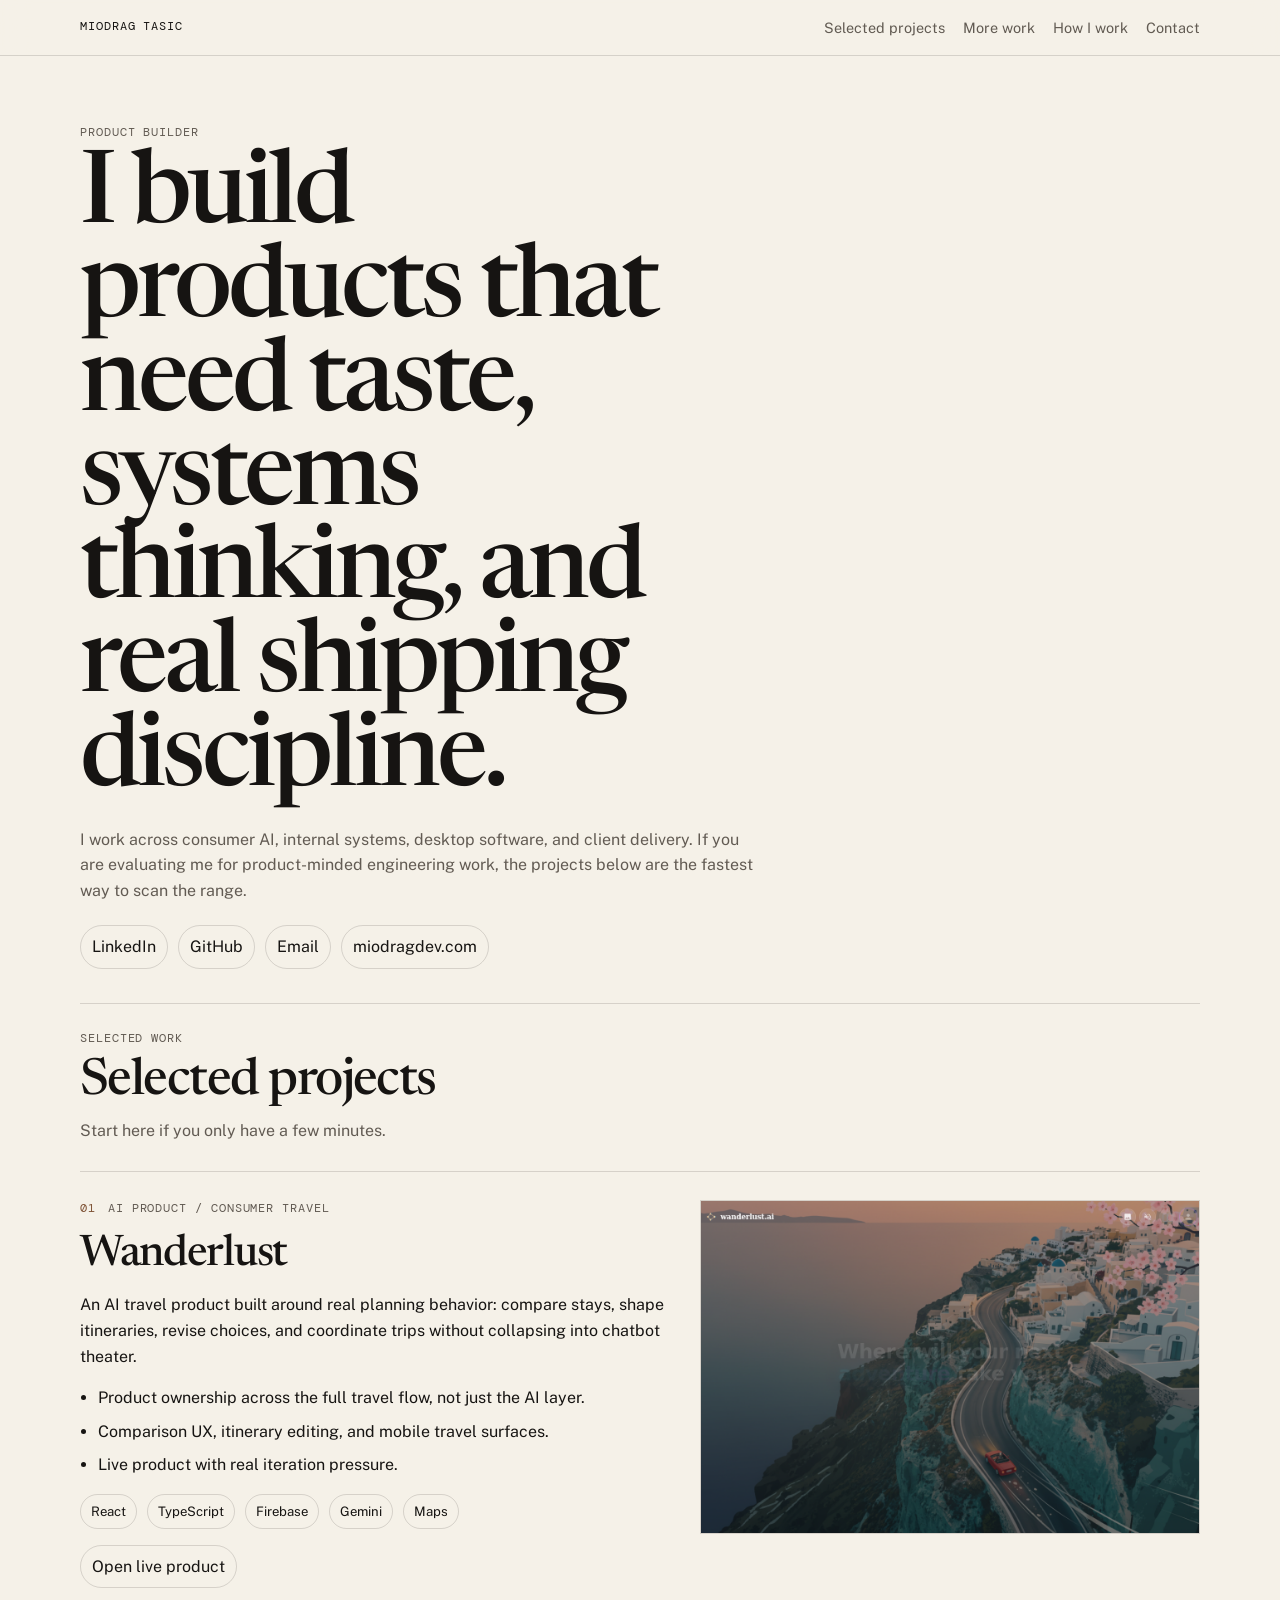
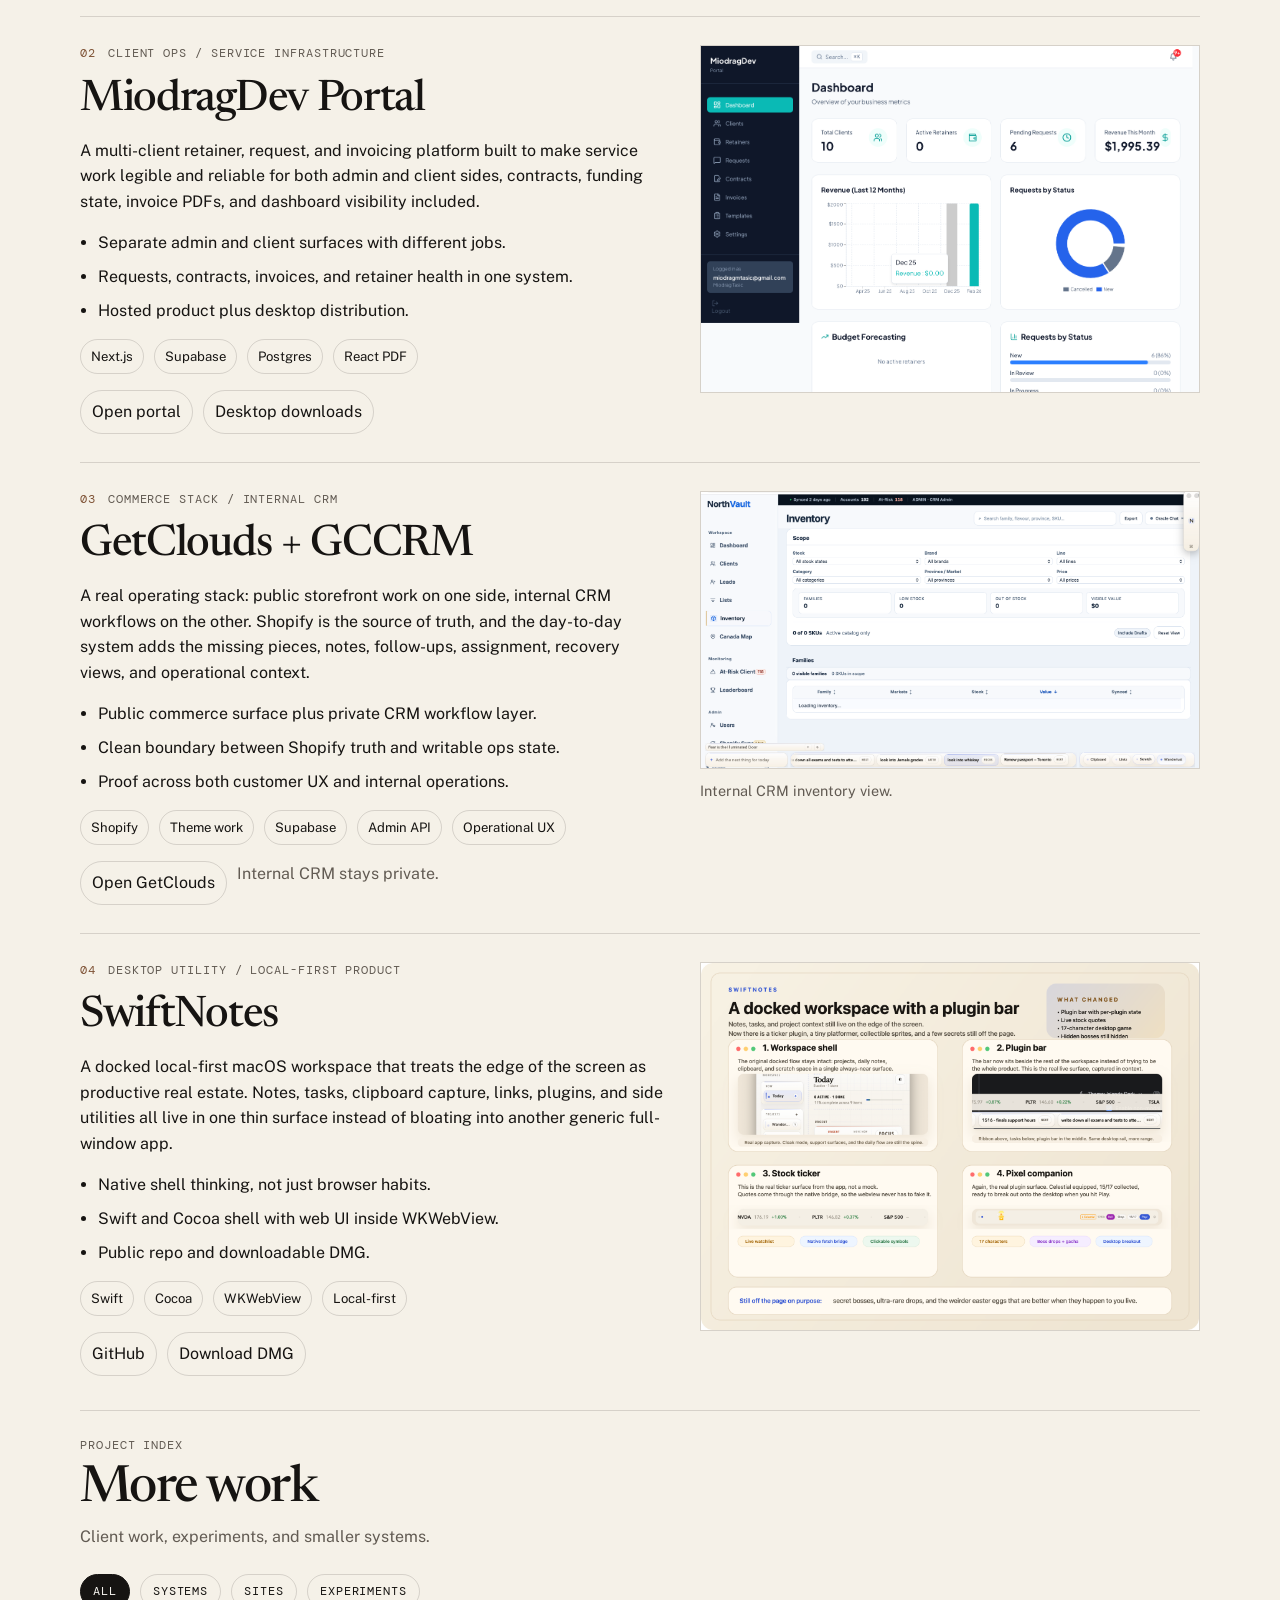
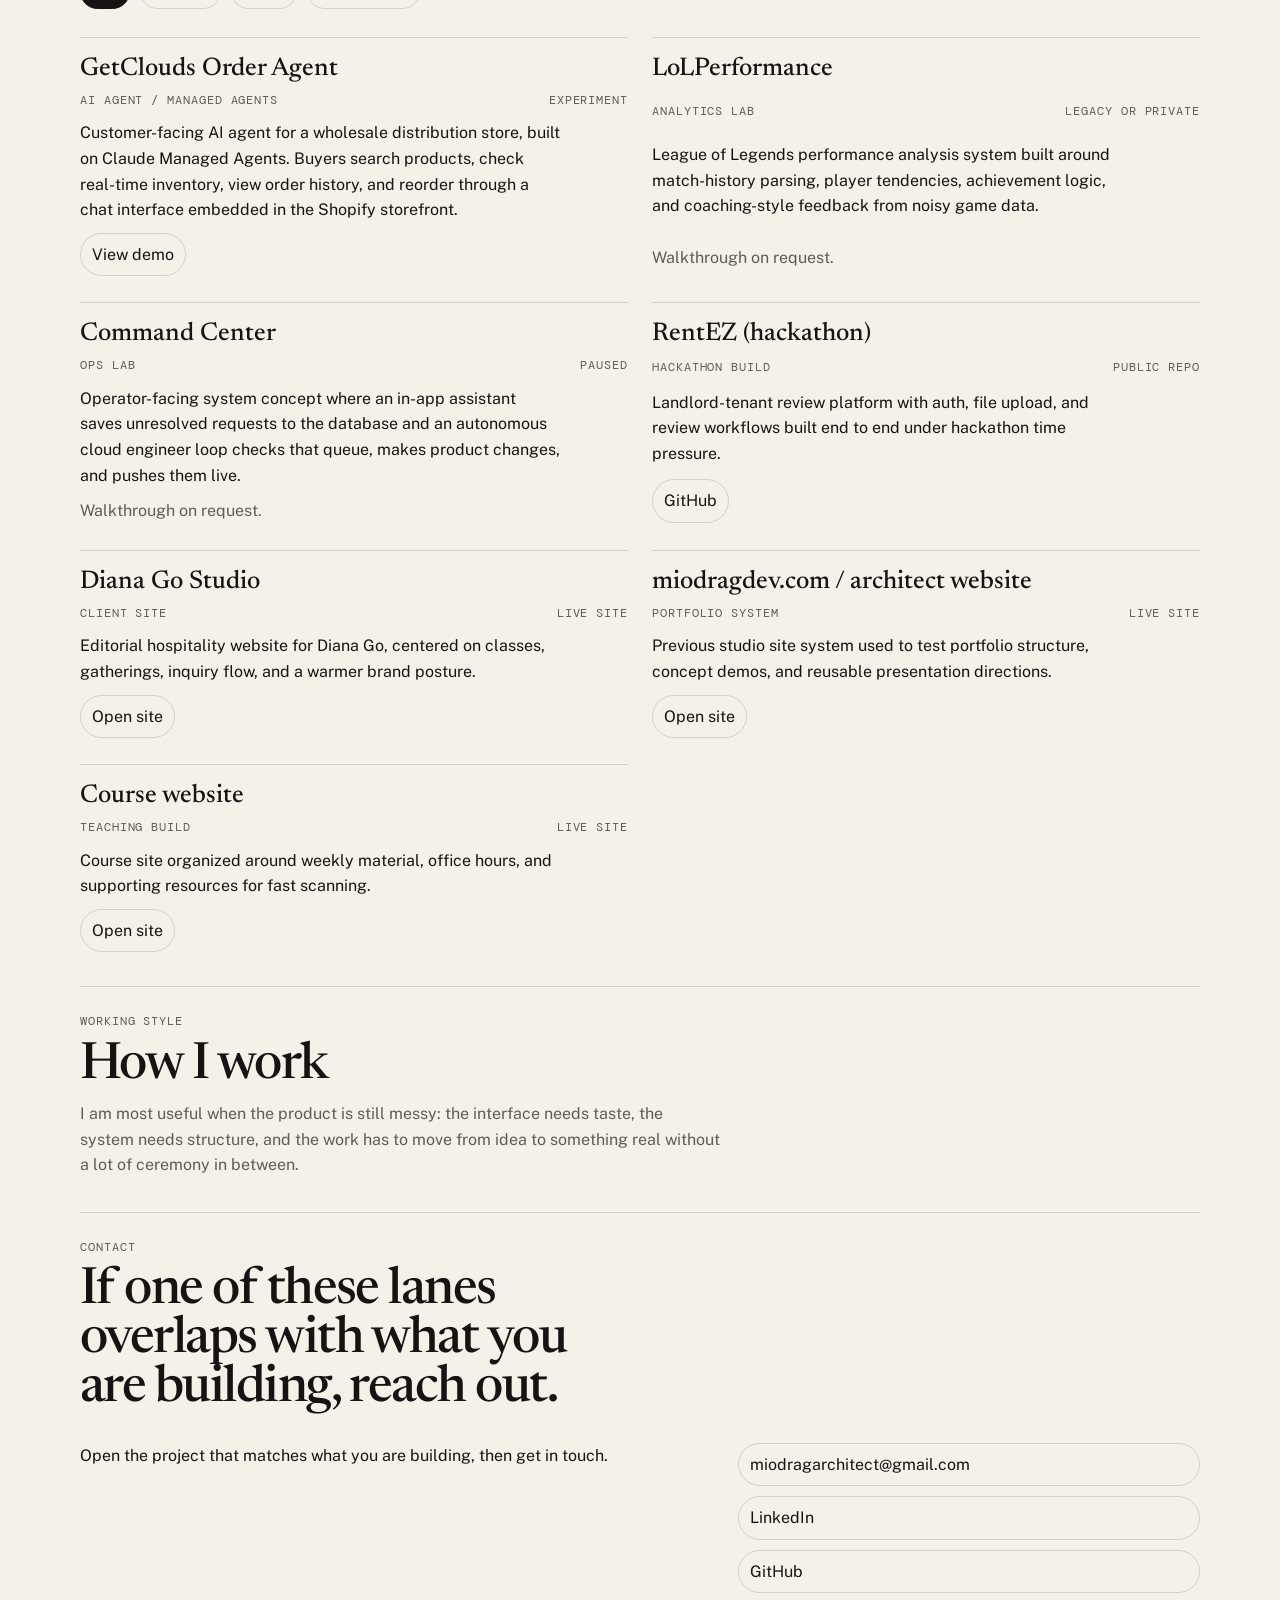
<file: index.html>
<!DOCTYPE html>
<html lang="en">
  <head>
    <meta charset="UTF-8" />
    <meta name="viewport" content="width=device-width, initial-scale=1.0" />
    <title>Miodrag Tasic | Product Builder</title>
    <meta
      name="description"
      content="Founder-facing portfolio for Miodrag Tasic, product builder across AI products, internal systems, desktop software, client work, and teaching."
    />
    <link rel="preconnect" href="https://fonts.googleapis.com" />
    <link rel="preconnect" href="https://fonts.gstatic.com" crossorigin />
    <link
      href="https://fonts.googleapis.com/css2?family=DM+Mono:wght@400;500&amp;family=Newsreader:opsz,wght@6..72,400;6..72,500&amp;family=Public+Sans:wght@400;500;600;700&amp;display=swap"
      rel="stylesheet"
    />
    <link rel="stylesheet" href="./styles.css" />
  </head>
  <body id="top">
    <header class="site-header">
      <div class="header-inner">
        <a class="brand" href="#top">Miodrag Tasic</a>
        <nav class="header-nav" aria-label="Section navigation">
          <a href="#flagships">Selected projects</a>
          <a href="#project-map">More work</a>
          <a href="#working-style">How I work</a>
          <a href="#contact">Contact</a>
        </nav>
      </div>
    </header>

    <main class="page">
      <section class="hero">
        <p class="eyebrow">Product builder</p>
        <div class="hero-grid">
          <div class="hero-copy">
            <h1>
              I build products that need taste, systems thinking, and real shipping
              discipline.
            </h1>
            <p class="hero-text">
              I work across consumer AI, internal systems, desktop software, and
              client delivery. If you are evaluating me for product-minded
              engineering work, the projects below are the fastest way to scan the
              range.
            </p>
            <div class="hero-links" aria-label="Direct links">
              <a href="https://www.linkedin.com/in/miodragtasic" target="_blank" rel="noreferrer"
                >LinkedIn</a
              >
              <a href="https://github.com/MiodragMTasic" target="_blank" rel="noreferrer"
                >GitHub</a
              >
              <a href="mailto:miodragarchitect@gmail.com">Email</a>
              <a href="https://www.miodragdev.com/" target="_blank" rel="noreferrer"
                >miodragdev.com</a
              >
            </div>
          </div>
        </div>
      </section>

      <section class="section" id="flagships">
        <div class="section-head">
          <p class="eyebrow">Selected work</p>
          <h2>Selected projects</h2>
          <p>
            Start here if you only have a few minutes.
          </p>
        </div>

        <article class="work-row">
          <div class="work-copy">
            <div class="work-kicker">
              <span class="work-number">01</span>
              <span>AI product / consumer travel</span>
            </div>
            <h3>Wanderlust</h3>
            <p>
              An AI travel product built around real planning behavior: compare
              stays, shape itineraries, revise choices, and coordinate trips without
              collapsing into chatbot theater.
            </p>
            <ul class="proof-list">
              <li>Product ownership across the full travel flow, not just the AI layer.</li>
              <li>Comparison UX, itinerary editing, and mobile travel surfaces.</li>
              <li>Live product with real iteration pressure.</li>
            </ul>
            <div class="tag-row">
              <span>React</span>
              <span>TypeScript</span>
              <span>Firebase</span>
              <span>Gemini</span>
              <span>Maps</span>
            </div>
            <div class="link-row">
              <a href="https://travel.miodragdev.com" target="_blank" rel="noreferrer"
                >Open live product</a
              >
            </div>
          </div>
          <figure class="work-media">
            <img
              src="./assets/wanderlust-home.png"
              alt="Wanderlust homepage showing a cinematic travel planning interface"
            />
          </figure>
        </article>

        <article class="work-row">
          <div class="work-copy">
            <div class="work-kicker">
              <span class="work-number">02</span>
              <span>Client ops / service infrastructure</span>
            </div>
            <h3>MiodragDev Portal</h3>
            <p>
              A multi-client retainer, request, and invoicing platform built to
              make service work legible and reliable for both admin and client
              sides, contracts, funding state, invoice PDFs, and dashboard
              visibility included.
            </p>
            <ul class="proof-list">
              <li>Separate admin and client surfaces with different jobs.</li>
              <li>Requests, contracts, invoices, and retainer health in one system.</li>
              <li>Hosted product plus desktop distribution.</li>
            </ul>
            <div class="tag-row">
              <span>Next.js</span>
              <span>Supabase</span>
              <span>Postgres</span>
              <span>React PDF</span>
            </div>
            <div class="link-row">
              <a href="https://miodragdev-portal.vercel.app" target="_blank" rel="noreferrer"
                >Open portal</a
              >
              <a
                href="https://github.com/MiodragMTasic/miodragdev-portal-downloads"
                target="_blank"
                rel="noreferrer"
                >Desktop downloads</a
              >
            </div>
          </div>
          <figure class="work-media">
            <img
              src="./assets/portal-dashboard-preview.png"
              alt="MiodragDev Portal dashboard showing clients, retainers, and request metrics"
            />
          </figure>
        </article>

        <article class="work-row">
          <div class="work-copy">
            <div class="work-kicker">
              <span class="work-number">03</span>
              <span>Commerce stack / internal CRM</span>
            </div>
            <h3>GetClouds + GCCRM</h3>
            <p>
              A real operating stack: public storefront work on one side, internal
              CRM workflows on the other. Shopify is the source of truth, and the
              day-to-day system adds the missing pieces, notes, follow-ups,
              assignment, recovery views, and operational context.
            </p>
            <ul class="proof-list">
              <li>Public commerce surface plus private CRM workflow layer.</li>
              <li>Clean boundary between Shopify truth and writable ops state.</li>
              <li>Proof across both customer UX and internal operations.</li>
            </ul>
            <div class="tag-row">
              <span>Shopify</span>
              <span>Theme work</span>
              <span>Supabase</span>
              <span>Admin API</span>
              <span>Operational UX</span>
            </div>
            <div class="link-row">
              <a href="https://getclouds.ca" target="_blank" rel="noreferrer"
                >Open GetClouds</a
              >
              <span class="quiet-link">Internal CRM stays private.</span>
            </div>
          </div>
          <figure class="work-media">
            <img
              src="./assets/northvault-inventory.png"
              alt="NorthVault CRM showing the inventory operational screen"
            />
            <figcaption>Internal CRM inventory view.</figcaption>
          </figure>
        </article>

        <article class="work-row">
          <div class="work-copy">
            <div class="work-kicker">
              <span class="work-number">04</span>
              <span>Desktop utility / local-first product</span>
            </div>
            <h3>SwiftNotes</h3>
            <p>
              A docked local-first macOS workspace that treats the edge of the
              screen as productive real estate. Notes, tasks, clipboard capture,
              links, plugins, and side utilities all live in one thin surface
              instead of bloating into another generic full-window app.
            </p>
            <ul class="proof-list">
              <li>Native shell thinking, not just browser habits.</li>
              <li>Swift and Cocoa shell with web UI inside WKWebView.</li>
              <li>Public repo and downloadable DMG.</li>
            </ul>
            <div class="tag-row">
              <span>Swift</span>
              <span>Cocoa</span>
              <span>WKWebView</span>
              <span>Local-first</span>
            </div>
            <div class="link-row">
              <a href="https://github.com/MiodragMTasic/SwiftNotes" target="_blank" rel="noreferrer"
                >GitHub</a
              >
              <a
                href="https://github.com/MiodragMTasic/SwiftNotes/releases/latest/download/SwiftNotes.dmg"
                target="_blank"
                rel="noreferrer"
                >Download DMG</a
              >
            </div>
          </div>
          <figure class="work-media">
            <img
              src="./assets/swiftnotes-board.png"
              alt="SwiftNotes board showing the workspace shell and plugin system"
            />
          </figure>
        </article>
      </section>

      <section class="section" id="project-map">
        <div class="section-head">
          <p class="eyebrow">Project index</p>
          <h2>More work</h2>
          <p>Client work, experiments, and smaller systems.</p>
        </div>

        <div class="filter-bar" role="toolbar" aria-label="Project filters">
          <button class="filter-chip active" data-filter="all" type="button">All</button>
          <button class="filter-chip" data-filter="systems" type="button">Systems</button>
          <button class="filter-chip" data-filter="sites" type="button">Sites</button>
          <button class="filter-chip" data-filter="experiments" type="button">Experiments</button>
        </div>

        <div id="project-list" class="project-list" aria-live="polite"></div>
      </section>

      <section class="section" id="working-style">
        <div class="section-head">
          <p class="eyebrow">Working style</p>
          <h2>How I work</h2>
          <p>
            I am most useful when the product is still messy: the interface needs
            taste, the system needs structure, and the work has to move from idea
            to something real without a lot of ceremony in between.
          </p>
        </div>
      </section>

      <section class="section section-contact" id="contact">
        <div class="section-head">
          <p class="eyebrow">Contact</p>
          <h2>If one of these lanes overlaps with what you are building, reach out.</h2>
        </div>
        <div class="contact-grid">
          <p>
            Open the project that matches what you are building, then get in touch.
          </p>
          <div class="contact-links">
            <a href="mailto:miodragarchitect@gmail.com">miodragarchitect@gmail.com</a>
            <a href="https://www.linkedin.com/in/miodragtasic" target="_blank" rel="noreferrer"
              >LinkedIn</a
            >
            <a href="https://github.com/MiodragMTasic" target="_blank" rel="noreferrer"
              >GitHub</a
            >
          </div>
        </div>
      </section>
    </main>

    <script src="./script.js"></script>
  </body>
</html>
</file>
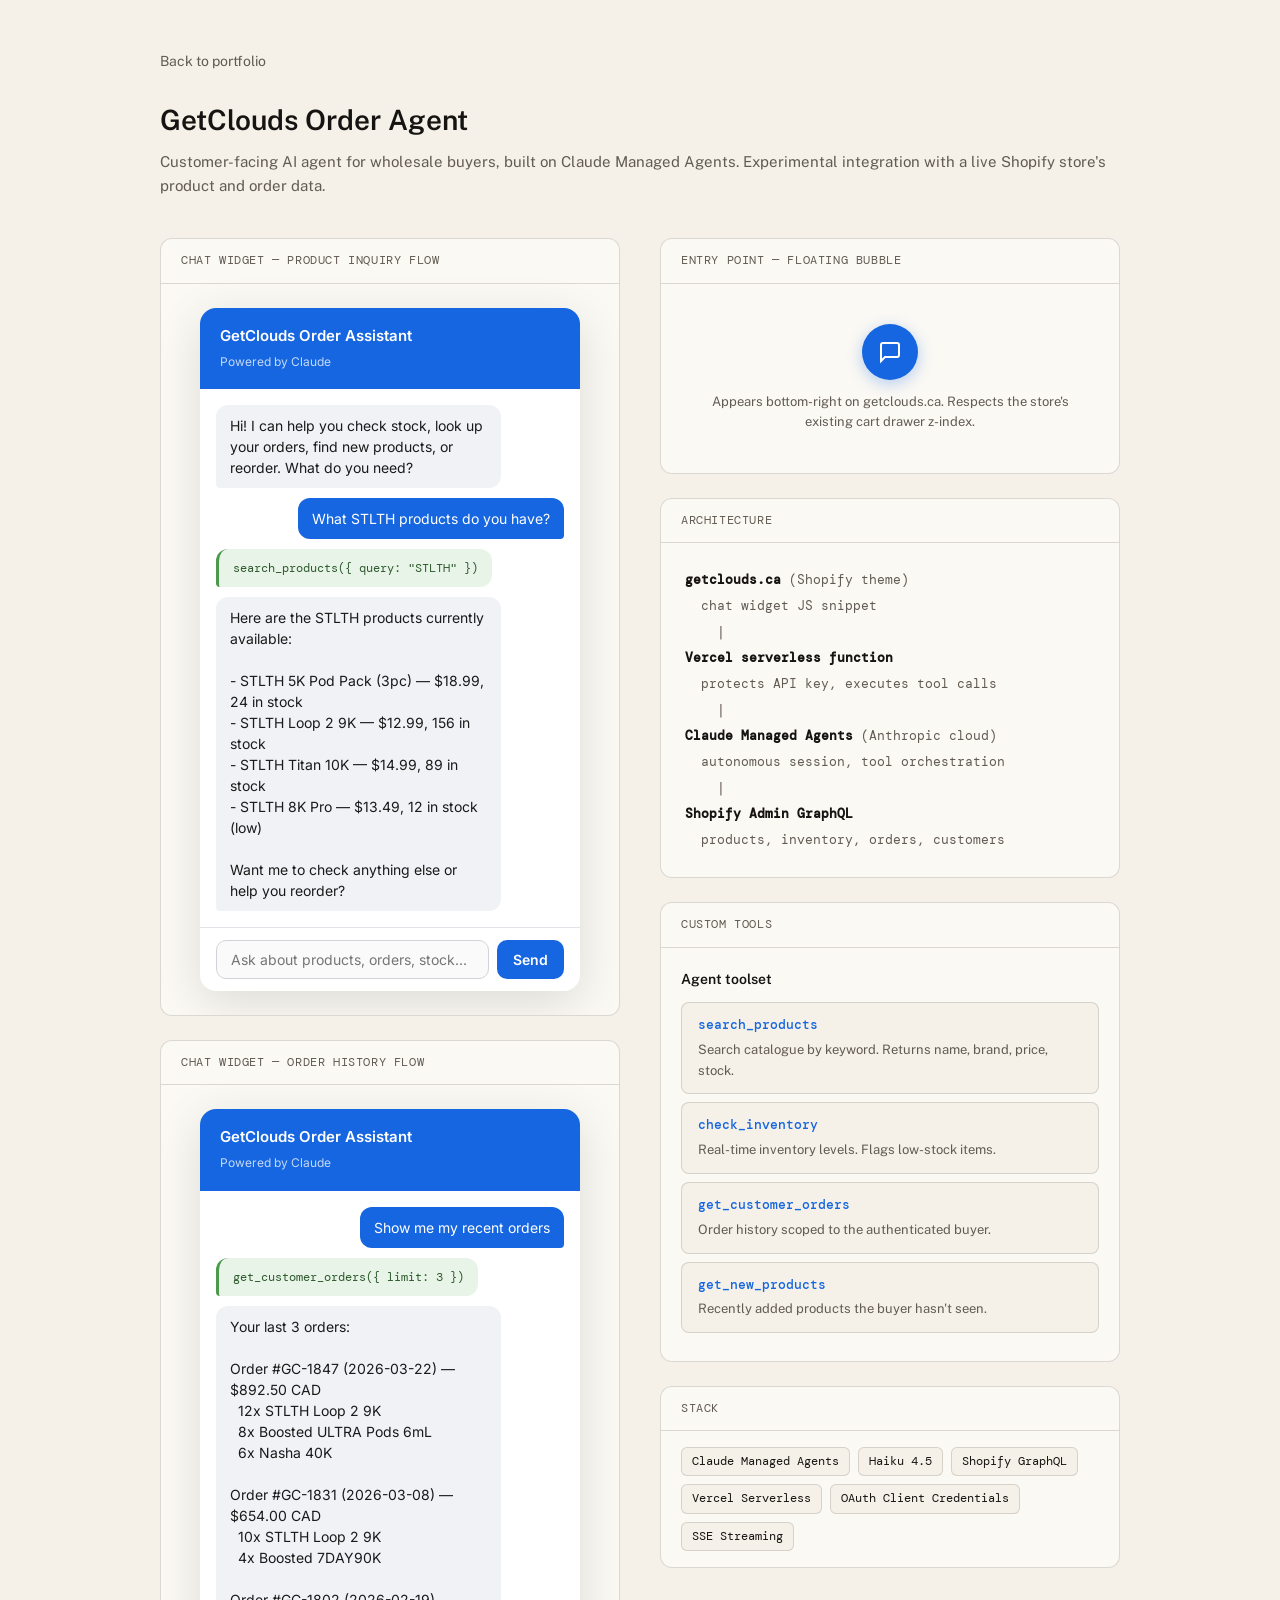
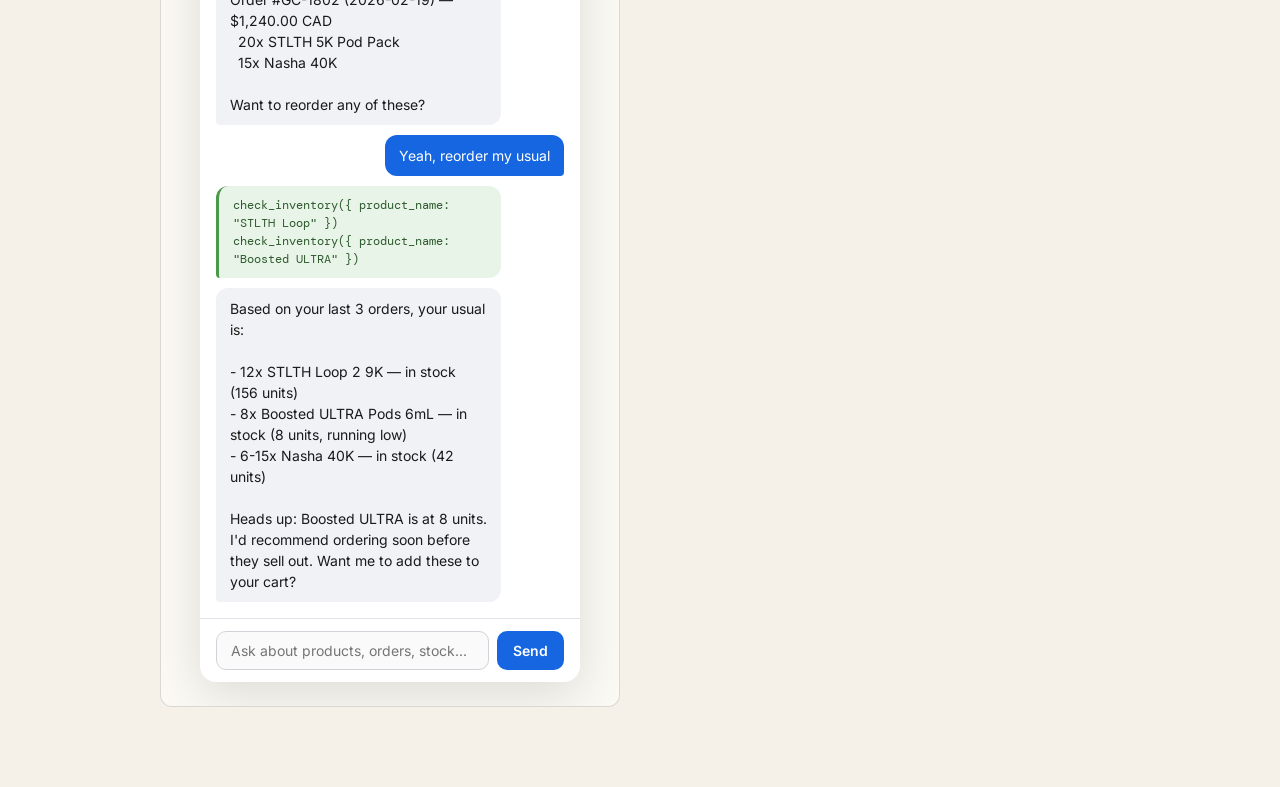
<file: getclouds-agent-demo.html>
<!DOCTYPE html>
<html lang="en">
<head>
  <meta charset="UTF-8" />
  <meta name="viewport" content="width=device-width, initial-scale=1.0" />
  <title>GetClouds Order Agent — Component Demo</title>
  <link rel="preconnect" href="https://fonts.googleapis.com" />
  <link href="https://fonts.googleapis.com/css2?family=Inter:wght@400;500;600&family=DM+Mono:wght@400;500&family=Public+Sans:wght@400;500;600&display=swap" rel="stylesheet" />
  <style>
    :root {
      --bg: #f5f1e8;
      --panel: #fbf9f4;
      --ink: #161412;
      --muted: #625b53;
      --line: rgba(22, 20, 18, 0.14);
      --accent: #7f5336;
      --blue: #1566e0;
      --font-body: "Public Sans", sans-serif;
      --font-mono: "DM Mono", monospace;
    }
    * { box-sizing: border-box; margin: 0; }
    body { background: var(--bg); color: var(--ink); font-family: var(--font-body); line-height: 1.6; }

    .page { width: min(960px, calc(100vw - 32px)); margin: 0 auto; padding: 48px 0 80px; }
    .back { font-size: 14px; color: var(--muted); text-decoration: none; }
    .back:hover { color: var(--ink); }

    h1 { font-size: 28px; font-weight: 600; margin: 24px 0 8px; }
    .subtitle { color: var(--muted); font-size: 15px; margin-bottom: 40px; }

    .demo-grid { display: grid; grid-template-columns: 1fr 1fr; gap: 40px; }
    @media (max-width: 720px) { .demo-grid { grid-template-columns: 1fr; } }

    .demo-panel {
      background: var(--panel);
      border: 1px solid var(--line);
      border-radius: 12px;
      overflow: hidden;
    }
    .demo-label {
      padding: 12px 20px;
      font-family: var(--font-mono);
      font-size: 12px;
      color: var(--muted);
      border-bottom: 1px solid var(--line);
      text-transform: uppercase;
      letter-spacing: 0.05em;
    }

    /* Chat widget mockup */
    .widget-frame {
      width: 380px;
      max-width: 100%;
      margin: 24px auto;
      border-radius: 16px;
      box-shadow: 0 12px 48px rgba(0,0,0,0.12);
      overflow: hidden;
      background: #fff;
      font-family: Inter, sans-serif;
    }
    .widget-header {
      background: var(--blue);
      color: #fff;
      padding: 16px 20px;
    }
    .widget-header h3 { font-size: 15px; font-weight: 600; margin: 0; }
    .widget-header span { font-size: 12px; opacity: 0.75; }
    .widget-messages { padding: 16px; display: flex; flex-direction: column; gap: 10px; }
    .msg {
      max-width: 82%;
      padding: 10px 14px;
      border-radius: 12px;
      font-size: 14px;
      line-height: 1.5;
      white-space: pre-wrap;
    }
    .msg-agent { align-self: flex-start; background: #f0f2f5; color: #1a1a1a; border-bottom-left-radius: 4px; }
    .msg-user { align-self: flex-end; background: var(--blue); color: #fff; border-bottom-right-radius: 4px; }
    .msg-tool {
      align-self: flex-start;
      background: #e8f4e8;
      color: #2d5a2d;
      border-bottom-left-radius: 4px;
      font-family: var(--font-mono);
      font-size: 12px;
      border-left: 3px solid #4a9a4a;
    }
    .starters { padding: 0 16px 12px; display: flex; flex-wrap: wrap; gap: 8px; }
    .starter-chip {
      background: #f0f2f5;
      border: 1px solid #e0e3e8;
      border-radius: 20px;
      padding: 6px 14px;
      font-size: 13px;
      color: #1a1a1a;
      font-family: Inter, sans-serif;
    }
    .widget-input {
      border-top: 1px solid #e0e3e8;
      padding: 12px 16px;
      display: flex;
      gap: 8px;
    }
    .widget-input input {
      flex: 1;
      border: 1px solid #d0d3d8;
      border-radius: 10px;
      padding: 10px 14px;
      font-size: 14px;
      font-family: Inter, sans-serif;
      outline: none;
    }
    .widget-input button {
      background: var(--blue);
      color: #fff;
      border: none;
      border-radius: 10px;
      padding: 0 16px;
      font-size: 14px;
      font-weight: 600;
      font-family: Inter, sans-serif;
    }

    /* Bubble mockup */
    .bubble-demo { padding: 40px; text-align: center; position: relative; min-height: 120px; }
    .bubble {
      width: 56px; height: 56px;
      border-radius: 50%;
      background: var(--blue);
      color: #fff;
      border: none;
      display: inline-flex;
      align-items: center;
      justify-content: center;
      box-shadow: 0 4px 16px rgba(21, 102, 224, 0.3);
    }
    .bubble svg { width: 24px; height: 24px; }
    .bubble-label { font-size: 13px; color: var(--muted); margin-top: 12px; }

    /* Architecture diagram */
    .arch { padding: 24px; font-family: var(--font-mono); font-size: 13px; line-height: 2; color: var(--muted); }
    .arch strong { color: var(--ink); }

    /* Tech tags */
    .tags { padding: 16px 20px; display: flex; flex-wrap: wrap; gap: 8px; }
    .tag {
      background: var(--bg);
      border: 1px solid var(--line);
      border-radius: 6px;
      padding: 4px 10px;
      font-size: 12px;
      font-family: var(--font-mono);
    }

    /* Tool call detail */
    .tool-section { padding: 20px; }
    .tool-section h4 { font-size: 14px; font-weight: 600; margin-bottom: 12px; }
    .tool-card {
      background: var(--bg);
      border: 1px solid var(--line);
      border-radius: 8px;
      padding: 12px 16px;
      margin-bottom: 8px;
    }
    .tool-name { font-family: var(--font-mono); font-size: 13px; font-weight: 500; color: var(--blue); }
    .tool-desc { font-size: 13px; color: var(--muted); margin-top: 4px; }
  </style>
</head>
<body>
  <div class="page">
    <a class="back" href="./index.html">Back to portfolio</a>

    <h1>GetClouds Order Agent</h1>
    <p class="subtitle">
      Customer-facing AI agent for wholesale buyers, built on Claude Managed Agents.
      Experimental integration with a live Shopify store's product and order data.
    </p>

    <div class="demo-grid">

      <!-- Left: Chat widget mockup -->
      <div>
        <div class="demo-panel">
          <div class="demo-label">Chat widget — product inquiry flow</div>
          <div class="widget-frame">
            <div class="widget-header">
              <h3>GetClouds Order Assistant</h3>
              <span>Powered by Claude</span>
            </div>
            <div class="widget-messages">
              <div class="msg msg-agent">Hi! I can help you check stock, look up your orders, find new products, or reorder. What do you need?</div>
              <div class="msg msg-user">What STLTH products do you have?</div>
              <div class="msg msg-tool">search_products({ query: "STLTH" })</div>
              <div class="msg msg-agent">Here are the STLTH products currently available:

- STLTH 5K Pod Pack (3pc) — $18.99, 24 in stock
- STLTH Loop 2 9K — $12.99, 156 in stock
- STLTH Titan 10K — $14.99, 89 in stock
- STLTH 8K Pro — $13.49, 12 in stock (low)

Want me to check anything else or help you reorder?</div>
            </div>
            <div class="widget-input">
              <input type="text" placeholder="Ask about products, orders, stock..." disabled />
              <button disabled>Send</button>
            </div>
          </div>
        </div>

        <div class="demo-panel" style="margin-top: 24px;">
          <div class="demo-label">Chat widget — order history flow</div>
          <div class="widget-frame">
            <div class="widget-header">
              <h3>GetClouds Order Assistant</h3>
              <span>Powered by Claude</span>
            </div>
            <div class="widget-messages">
              <div class="msg msg-user">Show me my recent orders</div>
              <div class="msg msg-tool">get_customer_orders({ limit: 3 })</div>
              <div class="msg msg-agent">Your last 3 orders:

Order #GC-1847 (2026-03-22) — $892.50 CAD
  12x STLTH Loop 2 9K
  8x Boosted ULTRA Pods 6mL
  6x Nasha 40K

Order #GC-1831 (2026-03-08) — $654.00 CAD
  10x STLTH Loop 2 9K
  4x Boosted 7DAY90K

Order #GC-1802 (2026-02-19) — $1,240.00 CAD
  20x STLTH 5K Pod Pack
  15x Nasha 40K

Want to reorder any of these?</div>
              <div class="msg msg-user">Yeah, reorder my usual</div>
              <div class="msg msg-tool">check_inventory({ product_name: "STLTH Loop" })
check_inventory({ product_name: "Boosted ULTRA" })</div>
              <div class="msg msg-agent">Based on your last 3 orders, your usual is:

- 12x STLTH Loop 2 9K — in stock (156 units)
- 8x Boosted ULTRA Pods 6mL — in stock (8 units, running low)
- 6-15x Nasha 40K — in stock (42 units)

Heads up: Boosted ULTRA is at 8 units. I'd recommend ordering soon before they sell out. Want me to add these to your cart?</div>
            </div>
            <div class="widget-input">
              <input type="text" placeholder="Ask about products, orders, stock..." disabled />
              <button disabled>Send</button>
            </div>
          </div>
        </div>
      </div>

      <!-- Right: Architecture + details -->
      <div>
        <div class="demo-panel">
          <div class="demo-label">Entry point — floating bubble</div>
          <div class="bubble-demo">
            <div class="bubble">
              <svg viewBox="0 0 24 24" fill="none" stroke="currentColor" stroke-width="2"><path d="M21 15a2 2 0 0 1-2 2H7l-4 4V5a2 2 0 0 1 2-2h14a2 2 0 0 1 2 2z"/></svg>
            </div>
            <div class="bubble-label">Appears bottom-right on getclouds.ca. Respects the store's existing cart drawer z-index.</div>
          </div>
        </div>

        <div class="demo-panel" style="margin-top: 24px;">
          <div class="demo-label">Architecture</div>
          <div class="arch">
            <strong>getclouds.ca</strong> (Shopify theme)<br/>
            &nbsp;&nbsp;chat widget JS snippet<br/>
            &nbsp;&nbsp;&nbsp;&nbsp;|<br/>
            <strong>Vercel serverless function</strong><br/>
            &nbsp;&nbsp;protects API key, executes tool calls<br/>
            &nbsp;&nbsp;&nbsp;&nbsp;|<br/>
            <strong>Claude Managed Agents</strong> (Anthropic cloud)<br/>
            &nbsp;&nbsp;autonomous session, tool orchestration<br/>
            &nbsp;&nbsp;&nbsp;&nbsp;|<br/>
            <strong>Shopify Admin GraphQL</strong><br/>
            &nbsp;&nbsp;products, inventory, orders, customers
          </div>
        </div>

        <div class="demo-panel" style="margin-top: 24px;">
          <div class="demo-label">Custom tools</div>
          <div class="tool-section">
            <h4>Agent toolset</h4>
            <div class="tool-card">
              <div class="tool-name">search_products</div>
              <div class="tool-desc">Search catalogue by keyword. Returns name, brand, price, stock.</div>
            </div>
            <div class="tool-card">
              <div class="tool-name">check_inventory</div>
              <div class="tool-desc">Real-time inventory levels. Flags low-stock items.</div>
            </div>
            <div class="tool-card">
              <div class="tool-name">get_customer_orders</div>
              <div class="tool-desc">Order history scoped to the authenticated buyer.</div>
            </div>
            <div class="tool-card">
              <div class="tool-name">get_new_products</div>
              <div class="tool-desc">Recently added products the buyer hasn't seen.</div>
            </div>
          </div>
        </div>

        <div class="demo-panel" style="margin-top: 24px;">
          <div class="demo-label">Stack</div>
          <div class="tags">
            <span class="tag">Claude Managed Agents</span>
            <span class="tag">Haiku 4.5</span>
            <span class="tag">Shopify GraphQL</span>
            <span class="tag">Vercel Serverless</span>
            <span class="tag">OAuth Client Credentials</span>
            <span class="tag">SSE Streaming</span>
          </div>
        </div>
      </div>
    </div>
  </div>
</body>
</html>
</file>
<file: styles.css>
:root {
  --bg: #f5f1e8;
  --panel: #fbf9f4;
  --ink: #161412;
  --muted: #625b53;
  --line: rgba(22, 20, 18, 0.14);
  --line-strong: rgba(22, 20, 18, 0.28);
  --accent: #7f5336;
  --font-display: "Newsreader", Georgia, serif;
  --font-body: "Public Sans", "Segoe UI", sans-serif;
  --font-mono: "DM Mono", monospace;
}

* {
  box-sizing: border-box;
}

html {
  scroll-behavior: smooth;
}

body {
  margin: 0;
  background: var(--bg);
  color: var(--ink);
  font-family: var(--font-body);
  line-height: 1.6;
}

a {
  color: inherit;
}

img {
  max-width: 100%;
}

.site-header {
  position: sticky;
  top: 0;
  z-index: 10;
  border-bottom: 1px solid var(--line);
  background: rgba(245, 241, 232, 0.92);
  backdrop-filter: blur(14px);
}

.header-inner,
.page {
  width: min(1120px, calc(100vw - 32px));
  margin: 0 auto;
}

.header-inner {
  padding: 16px 0;
  display: flex;
  flex-wrap: wrap;
  justify-content: space-between;
  gap: 20px;
  align-items: center;
}

.brand,
.eyebrow,
.work-kicker,
.project-topline,
.filter-chip {
  font-family: var(--font-mono);
  font-size: 0.72rem;
  letter-spacing: 0.08em;
  text-transform: uppercase;
}

.brand {
  text-decoration: none;
  white-space: nowrap;
}

.header-nav {
  display: flex;
  flex-wrap: wrap;
  justify-content: flex-end;
  gap: 18px;
}

.header-nav a {
  text-decoration: none;
  font-size: 0.9rem;
  color: var(--muted);
}

.header-nav a:hover,
.hero-links a:hover,
.filter-chip:hover,
.project-link:hover,
.link-row a:hover,
.contact-links a:hover {
  color: var(--accent);
}

.page {
  padding: 42px 0 88px;
}

.hero,
.section {
  padding-top: 26px;
}

.section {
  margin-top: 34px;
  border-top: 1px solid var(--line);
}

.eyebrow {
  margin: 0 0 10px;
  color: var(--muted);
}

.hero-grid {
  display: block;
}

.hero-copy {
  display: grid;
  gap: 18px;
  max-width: 68ch;
}

.hero h1,
.section-head h2,
.work-copy h3,
.project-title {
  margin: 0;
  font-family: var(--font-display);
  font-weight: 500;
}

.hero h1 {
  font-size: clamp(3.2rem, 8vw, 6.3rem);
  line-height: 0.93;
  letter-spacing: -0.04em;
  max-width: 10ch;
}

.hero-text,
.section-head p,
.work-copy p,
.contact-grid p,
.project-summary,
.quiet-link {
  margin: 0;
}

.hero-text,
.section-head p:last-child,
.quiet-link,
.work-media figcaption {
  color: var(--muted);
}

.hero-links {
  margin-top: 4px;
  display: flex;
  flex-wrap: wrap;
  gap: 10px;
}

.hero-links a,
.link-row a,
.project-link,
.contact-links a {
  display: inline-flex;
  align-items: center;
  padding: 8px 11px;
  text-decoration: none;
  border: 1px solid var(--line);
  border-radius: 999px;
  background: transparent;
}

.section-head {
  display: grid;
  gap: 10px;
  max-width: 64ch;
}

.section-head h2 {
  font-size: clamp(2.2rem, 4vw, 4rem);
  line-height: 0.96;
  letter-spacing: -0.03em;
}

.work-row {
  display: grid;
  grid-template-columns: minmax(0, 1.08fr) minmax(320px, 0.92fr);
  gap: 34px;
  align-items: start;
  padding: 28px 0 0;
  margin-top: 28px;
  border-top: 1px solid var(--line);
}

.work-copy {
  display: grid;
  gap: 16px;
}

.work-kicker {
  display: flex;
  flex-wrap: wrap;
  gap: 12px;
  color: var(--muted);
}

.work-number {
  color: var(--accent);
}

.work-copy h3 {
  font-size: clamp(2rem, 3.4vw, 3rem);
  line-height: 0.96;
  letter-spacing: -0.03em;
}

.project-title {
  font-size: clamp(1.5rem, 2vw, 2rem);
  line-height: 1.02;
}

.proof-list {
  margin: 0;
  padding-left: 18px;
  display: grid;
  gap: 8px;
}

.tag-row,
.link-row,
.filter-bar,
.project-links {
  display: flex;
  flex-wrap: wrap;
  gap: 10px;
}

.tag-row span {
  display: inline-flex;
  align-items: center;
  padding: 6px 10px;
  border: 1px solid var(--line);
  border-radius: 999px;
  font-size: 0.82rem;
}

.work-media {
  margin: 0;
}

.work-media img {
  display: block;
  width: 100%;
  border: 1px solid var(--line);
}

.work-media figcaption {
  margin-top: 10px;
  font-size: 0.9rem;
}

.filter-bar {
  margin-top: 24px;
}

.filter-chip {
  appearance: none;
  border: 1px solid var(--line);
  background: transparent;
  color: var(--ink);
  border-radius: 999px;
  padding: 9px 12px;
  cursor: pointer;
}

.filter-chip.active {
  color: var(--panel);
  background: var(--ink);
  border-color: var(--ink);
}

.project-list {
  margin-top: 28px;
  display: grid;
  grid-template-columns: repeat(2, minmax(0, 1fr));
  gap: 26px 24px;
}

.project-card {
  display: grid;
  gap: 10px;
  padding-top: 18px;
  border-top: 1px solid var(--line);
}

.project-card.hidden {
  display: none;
}

.project-topline {
  display: flex;
  flex-wrap: wrap;
  justify-content: space-between;
  gap: 8px 14px;
  color: var(--muted);
}

.project-summary {
  max-width: 48ch;
}

.project-lane,
.project-state {
  padding: 0;
  border: 0;
  background: none;
}

.project-bottom {
  display: flex;
  flex-wrap: wrap;
  align-items: center;
  gap: 10px 12px;
}

.section-contact .section-head {
  max-width: 52ch;
}

.contact-grid {
  margin-top: 28px;
  display: grid;
  grid-template-columns: minmax(0, 1.15fr) minmax(280px, 0.85fr);
  gap: 34px;
  align-items: start;
}

.contact-links {
  display: grid;
  gap: 10px;
}

@media (max-width: 980px) {
  .work-row,
  .project-list,
  .contact-grid {
    grid-template-columns: 1fr;
  }

  .header-inner {
    gap: 10px;
  }

  .header-nav {
    justify-content: flex-start;
  }
}

@media (max-width: 720px) {
  .header-inner,
  .page {
    width: min(100vw - 20px, 100%);
  }

  .page {
    padding-top: 28px;
  }

  .hero h1 {
    max-width: none;
    font-size: clamp(2.6rem, 16vw, 4.6rem);
  }

  .header-nav {
    gap: 12px;
  }

  .project-topline {
    justify-content: flex-start;
  }
}
</file>
